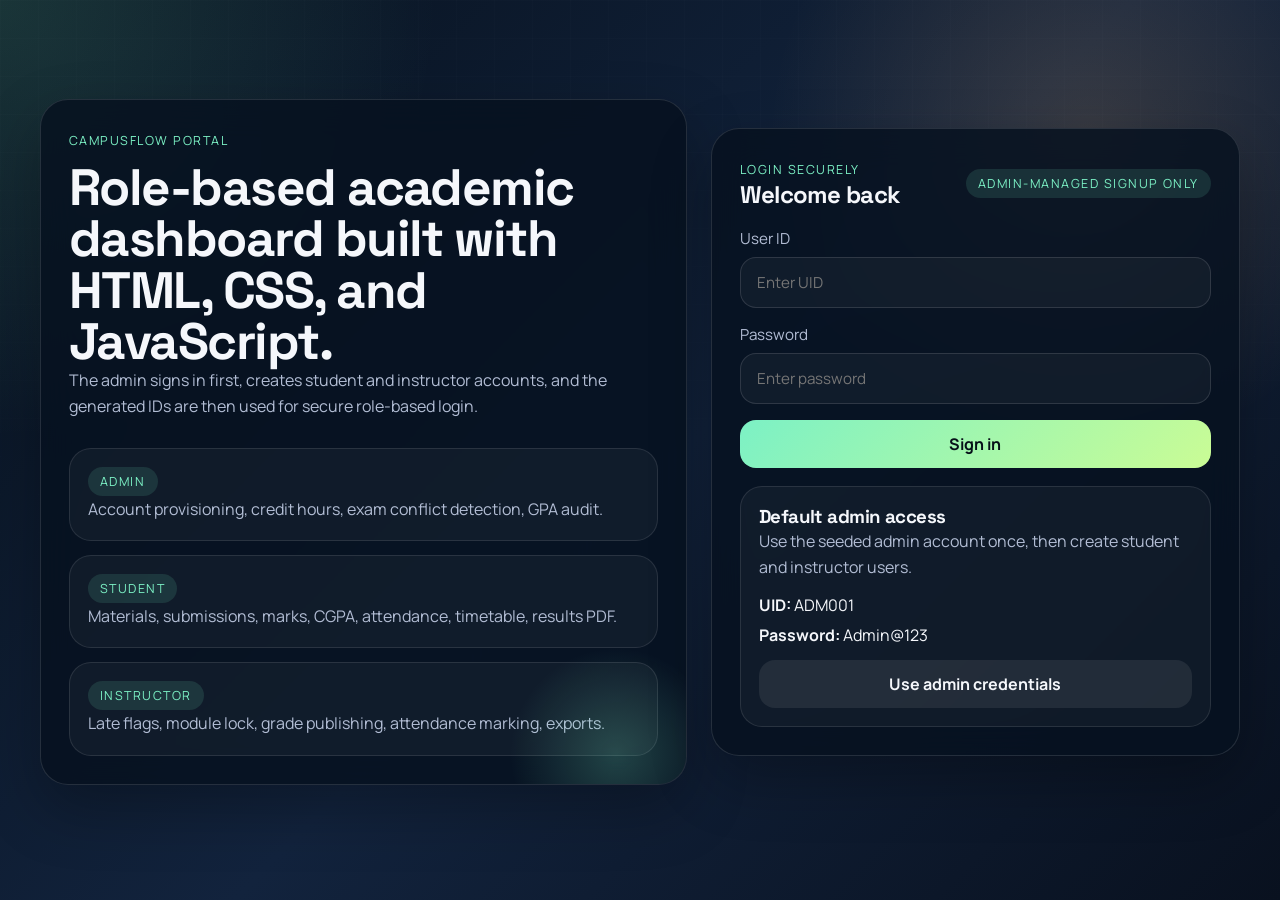
<file: index.html>
<!DOCTYPE html>
<html lang="en">
  <head>
    <meta charset="UTF-8" />
    <meta name="viewport" content="width=device-width, initial-scale=1.0" />
    <title>CampusFlow Portal</title>
    <link rel="preconnect" href="https://fonts.googleapis.com" />
    <link rel="preconnect" href="https://fonts.gstatic.com" crossorigin />
    <link
      href="https://fonts.googleapis.com/css2?family=Manrope:wght@400;500;700;800&family=Space+Grotesk:wght@500;700&display=swap"
      rel="stylesheet"
    />
    <link rel="stylesheet" href="css/styles.css" />
    <script src="js/main.js" defer></script>
  </head>
  <body class="auth-page" data-page="auth">
    <main class="auth-shell">
      <section class="brand-panel">
        <div class="eyebrow">CampusFlow Portal</div>
        <h1>Role-based academic dashboard built with HTML, CSS, and JavaScript.</h1>
        <p>
          The admin signs in first, creates student and instructor accounts, and the
          generated IDs are then used for secure role-based login.
        </p>

        <div class="feature-stack">
          <article class="mini-card">
            <span class="mini-card__label">Admin</span>
            <p>Account provisioning, credit hours, exam conflict detection, GPA audit.</p>
          </article>
          <article class="mini-card">
            <span class="mini-card__label">Student</span>
            <p>Materials, submissions, marks, CGPA, attendance, timetable, results PDF.</p>
          </article>
          <article class="mini-card">
            <span class="mini-card__label">Instructor</span>
            <p>Late flags, module lock, grade publishing, attendance marking, exports.</p>
          </article>
        </div>
      </section>

      <section class="auth-panel">
        <div class="panel panel--glass">
          <div class="panel__header">
            <div>
              <div class="eyebrow">Login Securely</div>
              <h2>Welcome back</h2>
            </div>
            <span class="pill">Admin-managed signup only</span>
          </div>

          <form id="loginForm" class="form-grid form-grid--single">
            <label>
              <span>User ID</span>
              <input id="uid" name="uid" type="text" placeholder="Enter UID" required />
            </label>

            <label>
              <span>Password</span>
              <input
                id="password"
                name="password"
                type="password"
                placeholder="Enter password"
                required
              />
            </label>

            <button class="btn btn--primary" type="submit">Sign in</button>
          </form>

          <div id="loginMessage" class="notice notice--hidden"></div>

          <div class="credential-box">
            <div>
              <h3>Default admin access</h3>
              <p>Use the seeded admin account once, then create student and instructor users.</p>
            </div>
            <div class="credential-box__meta">
              <span><strong>UID:</strong> ADM001</span>
              <span><strong>Password:</strong> Admin@123</span>
            </div>
            <button id="prefillAdmin" class="btn btn--secondary" type="button">
              Use admin credentials
            </button>
          </div>
        </div>
      </section>
    </main>
  </body>
</html>
</file>
<file: css/styles.css>
:root {
  --bg: #09111f;
  --bg-soft: rgba(255, 255, 255, 0.06);
  --panel: rgba(7, 17, 32, 0.84);
  --panel-strong: rgba(10, 20, 38, 0.95);
  --text: #f5f7fb;
  --muted: #b2bdd4;
  --accent: #7cf1c5;
  --accent-strong: #18c58f;
  --accent-alt: #ffb869;
  --danger: #ff7a7a;
  --warning: #ffd36d;
  --success: #87f1a5;
  --border: rgba(255, 255, 255, 0.12);
  --shadow: 0 24px 60px rgba(0, 0, 0, 0.28);
}

* {
  box-sizing: border-box;
}

body {
  margin: 0;
  min-height: 100vh;
  color: var(--text);
  font-family: "Manrope", "Segoe UI", sans-serif;
  background:
    radial-gradient(circle at top left, rgba(124, 241, 197, 0.16), transparent 28%),
    radial-gradient(circle at 85% 15%, rgba(255, 184, 105, 0.16), transparent 24%),
    linear-gradient(135deg, #07111d 0%, #12233d 52%, #09111f 100%);
}

body::before {
  content: "";
  position: fixed;
  inset: 0;
  pointer-events: none;
  background-image:
    linear-gradient(rgba(255, 255, 255, 0.03) 1px, transparent 1px),
    linear-gradient(90deg, rgba(255, 255, 255, 0.03) 1px, transparent 1px);
  background-size: 38px 38px;
  mask-image: linear-gradient(to bottom, rgba(0, 0, 0, 0.4), transparent 90%);
}

h1,
h2,
h3 {
  margin: 0;
  font-family: "Space Grotesk", "Manrope", sans-serif;
  letter-spacing: -0.03em;
}

p {
  margin: 0;
  color: var(--muted);
  line-height: 1.65;
}

a {
  color: var(--accent);
}

button,
input,
select {
  font: inherit;
}

.auth-shell,
.page-shell {
  width: min(1200px, calc(100% - 32px));
  margin: 0 auto;
  padding: 24px 0 40px;
}

.auth-shell {
  min-height: 100vh;
  display: grid;
  grid-template-columns: 1.1fr 0.9fr;
  gap: 24px;
  align-items: center;
}

.brand-panel,
.panel,
.hero-card,
.topbar,
.panel--glass {
  border: 1px solid var(--border);
  background: var(--panel);
  box-shadow: var(--shadow);
  backdrop-filter: blur(18px);
}

.brand-panel,
.panel--glass,
.hero-card,
.panel {
  border-radius: 28px;
  padding: 28px;
}

.brand-panel {
  position: relative;
  overflow: hidden;
}

.brand-panel::after,
.hero-card::after {
  content: "";
  position: absolute;
  inset: auto -40px -80px auto;
  width: 220px;
  height: 220px;
  border-radius: 50%;
  background: radial-gradient(circle, rgba(124, 241, 197, 0.22), transparent 68%);
}

.brand-panel h1 {
  margin-top: 12px;
  font-size: clamp(2.4rem, 4vw, 4.5rem);
  line-height: 1;
}

.feature-stack {
  display: grid;
  gap: 14px;
  margin-top: 28px;
}

.mini-card,
.note-card,
.credential-box,
.stack-item,
.stat-card {
  border: 1px solid rgba(255, 255, 255, 0.1);
  background: rgba(255, 255, 255, 0.04);
  border-radius: 22px;
  padding: 18px;
}

.mini-card__label,
.pill,
.badge,
.eyebrow {
  display: inline-flex;
  align-items: center;
  gap: 8px;
  width: fit-content;
  border-radius: 999px;
  padding: 6px 12px;
  font-size: 0.78rem;
  text-transform: uppercase;
  letter-spacing: 0.12em;
}

.eyebrow {
  padding: 0;
  color: var(--accent);
  background: none;
}

.mini-card__label,
.pill {
  background: rgba(124, 241, 197, 0.12);
  color: var(--accent);
}

.panel__header,
.topbar,
.hero-card,
.topbar__actions,
.action-row,
.attendance-controls,
.inline-field {
  display: flex;
  align-items: center;
  gap: 16px;
}

.panel__header,
.topbar,
.hero-card,
.action-row {
  justify-content: space-between;
}

.topbar {
  width: min(1200px, calc(100% - 32px));
  margin: 24px auto 0;
  border-radius: 28px;
  padding: 18px 22px;
}

.topbar h1 {
  margin-top: 6px;
  font-size: clamp(1.7rem, 3vw, 2.6rem);
}

.hero-card {
  position: relative;
  overflow: hidden;
  margin-bottom: 24px;
}

.hero-card h2 {
  margin: 10px 0 8px;
  font-size: clamp(1.8rem, 2.5vw, 3rem);
}

.hero-card__meta {
  display: grid;
  gap: 12px;
  min-width: min(360px, 100%);
}

.dashboard-grid {
  display: grid;
  gap: 24px;
  margin-bottom: 24px;
}

.dashboard-grid--two {
  grid-template-columns: repeat(2, minmax(0, 1fr));
}

.form-grid {
  display: grid;
  grid-template-columns: repeat(2, minmax(0, 1fr));
  gap: 16px;
  margin-top: 18px;
}

.form-grid--single {
  grid-template-columns: 1fr;
}

.form-grid__full {
  grid-column: 1 / -1;
}

label {
  display: grid;
  gap: 8px;
  color: var(--muted);
  font-size: 0.95rem;
}

input,
select {
  width: 100%;
  border: 1px solid rgba(255, 255, 255, 0.12);
  border-radius: 16px;
  padding: 14px 16px;
  color: var(--text);
  background: rgba(255, 255, 255, 0.04);
  outline: none;
}

input:focus,
select:focus {
  border-color: rgba(124, 241, 197, 0.45);
  box-shadow: 0 0 0 4px rgba(124, 241, 197, 0.08);
}

.btn {
  border: 0;
  border-radius: 16px;
  padding: 13px 18px;
  cursor: pointer;
  font-weight: 700;
  transition: transform 180ms ease, filter 180ms ease, opacity 180ms ease;
}

.btn:hover {
  transform: translateY(-1px);
  filter: brightness(1.05);
}

.btn:disabled {
  opacity: 0.5;
  cursor: not-allowed;
  transform: none;
}

.btn--primary {
  color: #061018;
  background: linear-gradient(135deg, var(--accent) 0%, #cafc95 100%);
}

.btn--secondary {
  color: var(--text);
  background: rgba(255, 255, 255, 0.08);
}

.credential-box,
.notice,
.stack-list,
.stat-grid,
.table-wrap,
.note-card {
  margin-top: 18px;
}

.credential-box {
  display: grid;
  gap: 14px;
}

.credential-box__meta {
  display: grid;
  gap: 8px;
  color: var(--text);
}

.notice {
  border-radius: 18px;
  padding: 14px 16px;
  border: 1px solid rgba(255, 255, 255, 0.08);
  background: rgba(255, 255, 255, 0.06);
}

.notice--hidden {
  display: none;
}

.notice--success {
  color: #08140d;
  background: rgba(135, 241, 165, 0.94);
}

.notice--error {
  color: #290808;
  background: rgba(255, 122, 122, 0.95);
}

.notice--warning {
  color: #2f2300;
  background: rgba(255, 211, 109, 0.94);
}

.stack-list {
  display: grid;
  gap: 14px;
}

.stack-item {
  display: grid;
  gap: 12px;
}

.stack-item__row,
.card-row {
  display: flex;
  flex-wrap: wrap;
  gap: 10px;
  justify-content: space-between;
  align-items: center;
}

.stat-grid {
  display: grid;
  grid-template-columns: repeat(auto-fit, minmax(170px, 1fr));
  gap: 14px;
}

.stat-card strong {
  display: block;
  font-family: "Space Grotesk", sans-serif;
  font-size: 1.7rem;
  margin-top: 8px;
}

.table-wrap {
  overflow-x: auto;
}

table {
  width: 100%;
  border-collapse: collapse;
}

th,
td {
  padding: 14px 12px;
  text-align: left;
  border-bottom: 1px solid rgba(255, 255, 255, 0.08);
  vertical-align: top;
}

th {
  color: var(--muted);
  font-size: 0.83rem;
  text-transform: uppercase;
  letter-spacing: 0.08em;
}

.badge {
  padding-inline: 10px;
  letter-spacing: 0.06em;
}

.badge--success {
  color: #062112;
  background: rgba(135, 241, 165, 0.92);
}

.badge--warning {
  color: #322300;
  background: rgba(255, 211, 109, 0.95);
}

.badge--danger {
  color: #2c0505;
  background: rgba(255, 122, 122, 0.95);
}

.badge--neutral {
  color: var(--text);
  background: rgba(255, 255, 255, 0.1);
}

.inline-actions {
  display: flex;
  flex-wrap: wrap;
  gap: 10px;
}

.link-btn {
  padding: 0;
  border: 0;
  background: none;
  color: var(--accent);
  cursor: pointer;
  font-weight: 700;
}

.muted {
  color: var(--muted);
}

.danger-text {
  color: var(--danger);
}

.warning-text {
  color: var(--warning);
}

.success-text {
  color: var(--success);
}

.countdown {
  font-weight: 700;
  color: var(--accent-alt);
}

.empty-state {
  padding: 22px;
  border-radius: 18px;
  border: 1px dashed rgba(255, 255, 255, 0.14);
  color: var(--muted);
  text-align: center;
}

.upload-label {
  display: inline-flex;
  align-items: center;
  gap: 8px;
}

.upload-label input {
  max-width: 230px;
}

.alert-banner {
  display: grid;
  gap: 10px;
  margin-bottom: 24px;
  padding: 18px 20px;
  border-radius: 22px;
  background: rgba(255, 122, 122, 0.14);
  border: 1px solid rgba(255, 122, 122, 0.28);
}

.attendance-controls,
.inline-field {
  margin-top: 18px;
  flex-wrap: wrap;
}

.attendance-controls label,
.inline-field label {
  min-width: 220px;
}

.small-text {
  font-size: 0.88rem;
  color: var(--muted);
}

@media (max-width: 980px) {
  .auth-shell,
  .dashboard-grid--two {
    grid-template-columns: 1fr;
  }

  .hero-card,
  .topbar,
  .panel__header {
    flex-direction: column;
    align-items: flex-start;
  }

  .hero-card__meta {
    min-width: 100%;
  }
}

@media (max-width: 680px) {
  .auth-shell,
  .page-shell,
  .topbar {
    width: min(100% - 20px, 1200px);
  }

  .brand-panel,
  .panel,
  .hero-card,
  .panel--glass {
    padding: 20px;
    border-radius: 22px;
  }

  .form-grid,
  .stat-grid {
    grid-template-columns: 1fr;
  }

  .topbar__actions,
  .card-row,
  .stack-item__row,
  .action-row {
    width: 100%;
  }
}
</file>
